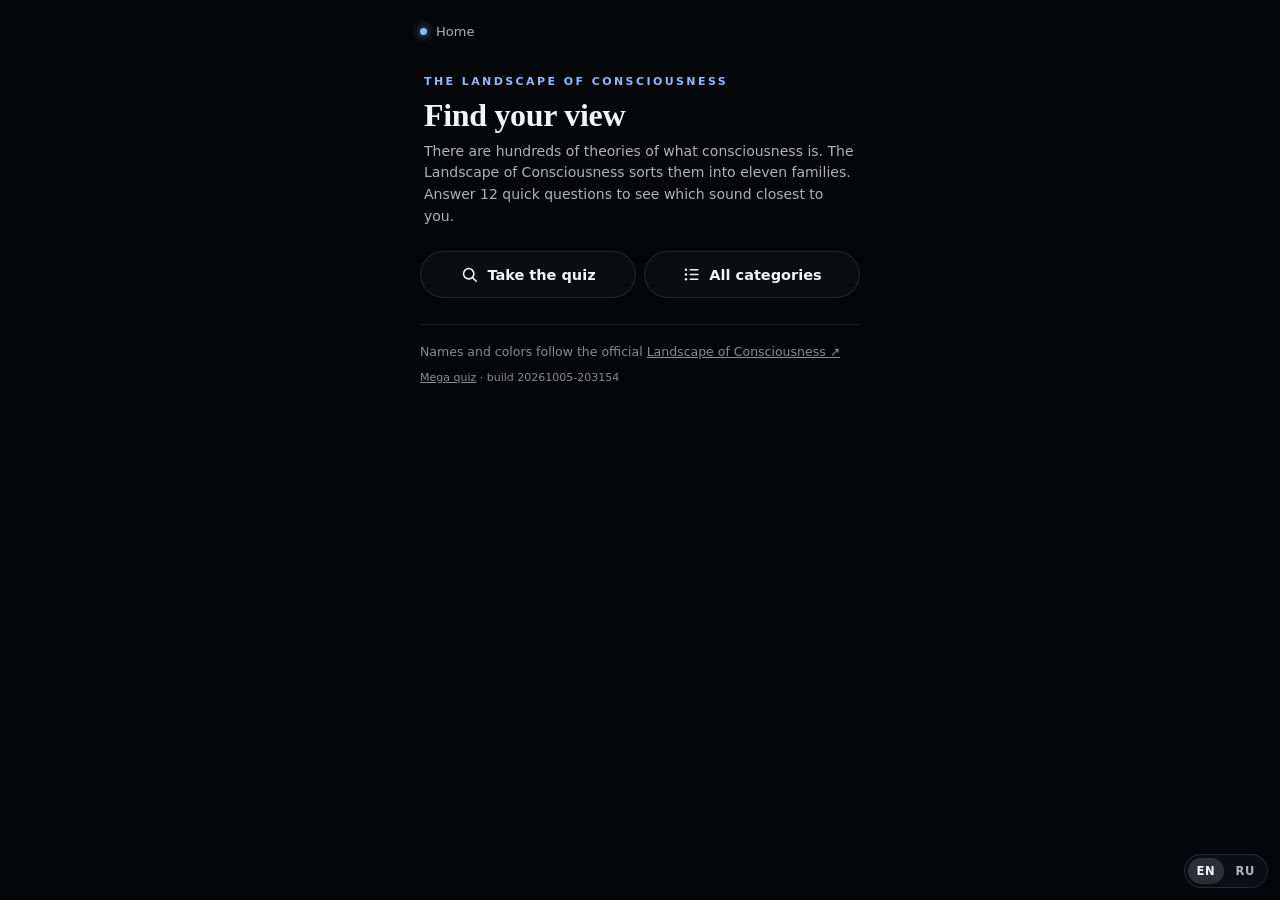
<file: index.html>
<!DOCTYPE html>
<html lang="en">
<head>
<meta charset="utf-8">
<meta name="viewport" content="width=device-width, initial-scale=1, viewport-fit=cover">
<title>Landscape of Consciousness</title>
<meta name="description" content="Eleven families of theories about what consciousness is — find the view that sounds closest. Names and colors follow the official Landscape of Consciousness.">
<meta name="theme-color" content="#04060a">
<!-- link previews (chat apps and social sites don't run the page's JS) -->
<meta property="og:type" content="website">
<meta property="og:site_name" content="Landscape of Consciousness">
<meta property="og:title" content="Find your view">
<meta property="og:description" content="Hundreds of theories of what consciousness is. Which one sounds like you?">
<meta property="og:url" content="https://davidtorosyan.github.io/consciousness-map/">
<meta property="og:image" content="https://davidtorosyan.github.io/consciousness-map/og-image.png">
<meta property="og:image:width" content="1200">
<meta property="og:image:height" content="630">
<meta property="og:image:alt" content="Find your view: theories of consciousness, as colored dots around a center">
<meta name="twitter:card" content="summary_large_image">
<link rel="icon" href="favicon.svg" type="image/svg+xml">
<link rel="apple-touch-icon" href="apple-touch-icon.png">
<style>html,body{background:#04060a;margin:0}</style>
</head>
<body>
<div class="bg" aria-hidden="true"><div class="dots"></div></div>
<main id="app" class="wrap"></main>
<script>
/* Cache-busting loader. GitHub Pages lets browsers cache every file,
   this page included, for 10 minutes. So instead of stamping versions into
   this file, ask version.json (bypassing the cache) which build is live and
   load the assets with ?v=<build>. deploy.sh writes version.json; the
   committed value "dev" means "never cache" (local work, unstamped pushes). */
(function () {
  "use strict";
  var CSS = ["styles.css", "quiz.css"];
  var JS = ["data/categories.js", "data/quiz-data.js", "data/main-quiz.js", "data/quiz-panpsychisms.js", "data/quiz-idealisms.js", "data/quiz-challenge.js", "data/quiz-neutral-monism.js", "data/quiz-non-reductive-physicalism.js", "data/quiz-information.js", "data/quiz-quantum-dimensions.js", "data/quiz-quantum-dimensions-quantum-machinery.js", "data/quiz-quantum-dimensions-mind-and-collapse.js", "data/quiz-quantum-dimensions-hidden-orders.js", "data/quiz-quantum-dimensions-cosmic-consciousness.js", "data/quiz-quantum-dimensions-relational-views.js", "data/quiz-dualisms.js", "data/quiz-anomalous-altered-states.js", "data/quiz-materialism.js", "data/quiz-materialism-homeostatic-affective.js", "data/quiz-materialism-computational-functionalism.js", "data/quiz-materialism-neurobiological.js", "data/quiz-materialism-phylogenetic-evolutionary.js", "data/quiz-materialism-language-relationships.js", "data/quiz-materialism-electromagnetic-field.js", "data/quiz-materialism-philosophical.js", "data/quiz-materialism-relational.js", "data/quiz-materialism-embodied-enactive.js", "data/quiz-materialism-higher-order.js", "data/quiz-materialism-first-order.js", "data/quiz-materialism-eliminative-illusionism.js", "data/quiz-materialism-mind-brain-identity.js", "data/quiz-phenomenology.js", "core.js", "analytics.js", "app.js", "quiz.js", "mega.js", "saved.js", "history.js"];
  /* Language: ?lang= (remembered), else the saved choice, else the
     browser's. Anything but English loads i18n/<lang>.js just before
     core.js: it swaps translated text into the data and supplies the UI
     strings. */
  var LANGS = ["en", "ru"];
  function pickLang() {
    var m = /[?&]lang=([a-z]+)/.exec(location.search), saved = null;
    try {
      if (m && LANGS.indexOf(m[1]) >= 0) localStorage.setItem("cm_lang_v1", m[1]);
      saved = localStorage.getItem("cm_lang_v1");
    } catch (e) { /* storage blocked */ }
    if (m && LANGS.indexOf(m[1]) >= 0) return m[1];
    if (saved && LANGS.indexOf(saved) >= 0) return saved;
    return /^ru\b/i.test(navigator.language || "") ? "ru" : "en";
  }
  var lang = window.CM_LANG = pickLang();
  document.documentElement.lang = lang;
  if (lang !== "en") JS.splice(JS.indexOf("core.js"), 0, "i18n/" + lang + ".js");
  function load(build) {
    window.CM_BUILD = build;
    var q = "?v=" + encodeURIComponent(build === "dev" ? String(Date.now()) : build);
    var pending = CSS.length + JS.length;
    function done() { if (--pending === 0) { CM.start(); window.CM_READY = true; } }
    CSS.forEach(function (href) {
      var el = document.createElement("link");
      el.rel = "stylesheet";
      el.href = href + q;
      el.onload = el.onerror = done;
      document.head.appendChild(el);
    });
    JS.forEach(function (src) {
      var el = document.createElement("script");
      el.src = src + q;
      el.async = false;   // run in list order
      el.onload = done;
      el.onerror = function () { document.getElementById("app").textContent = "Couldn’t load " + src + ". Try reloading."; };
      document.body.appendChild(el);
    });
  }
  fetch("version.json", { cache: "no-store" })
    .then(function (r) { return r.json(); })
    .then(function (j) { load(String(j.v || "dev")); }, function () { load("dev"); });
})();
</script>
</body>
</html>
</file>
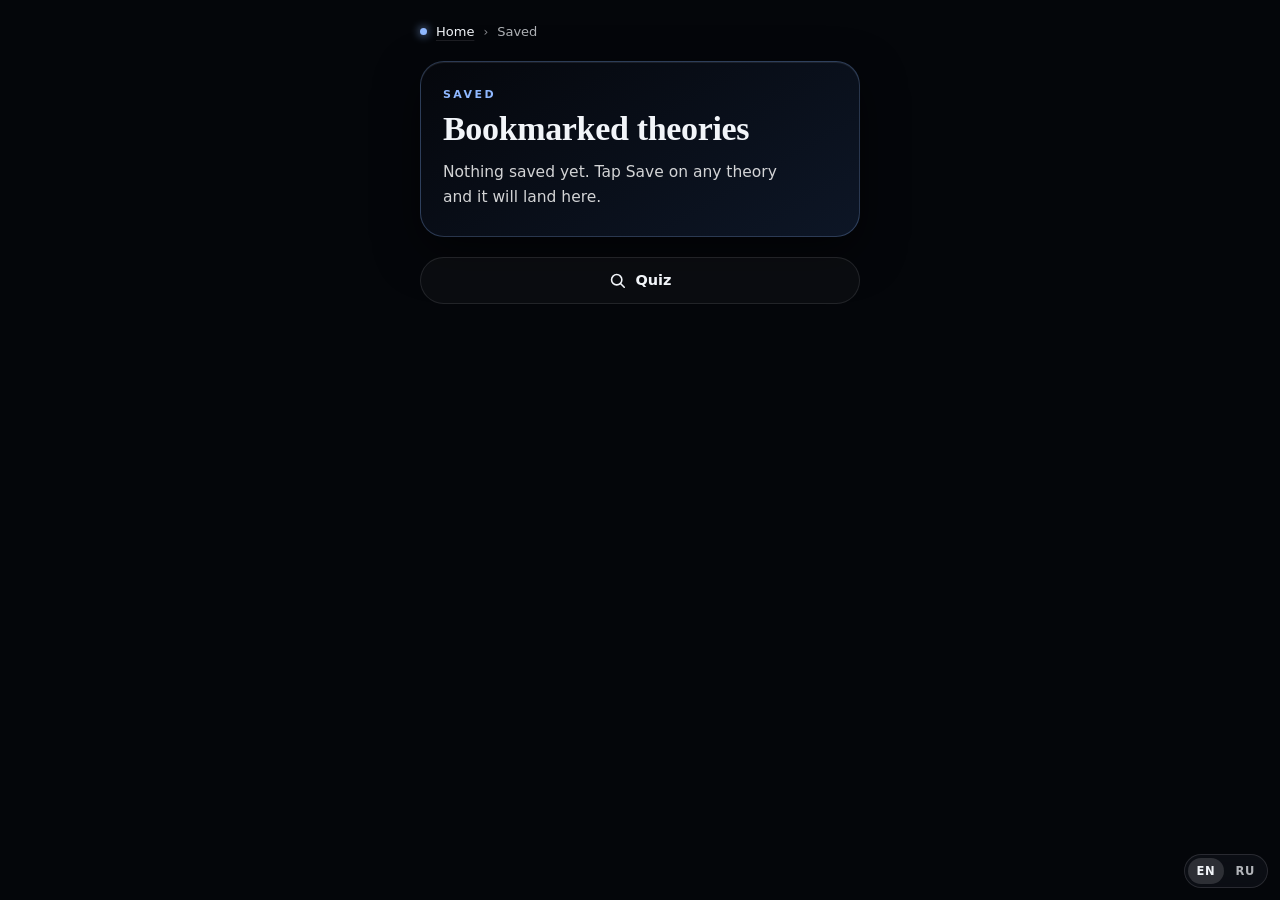
<file: favorites.html>
<!DOCTYPE html>
<html lang="en">
<head>
<meta charset="utf-8">
<meta name="viewport" content="width=device-width, initial-scale=1">
<title>Redirecting…</title>
<meta http-equiv="refresh" content="0;url=./?path=saved">
<script>location.replace("./?path=saved");</script>
</head>
<body><p><a href="./?path=saved">Continue</a></p></body>
</html>
</file>
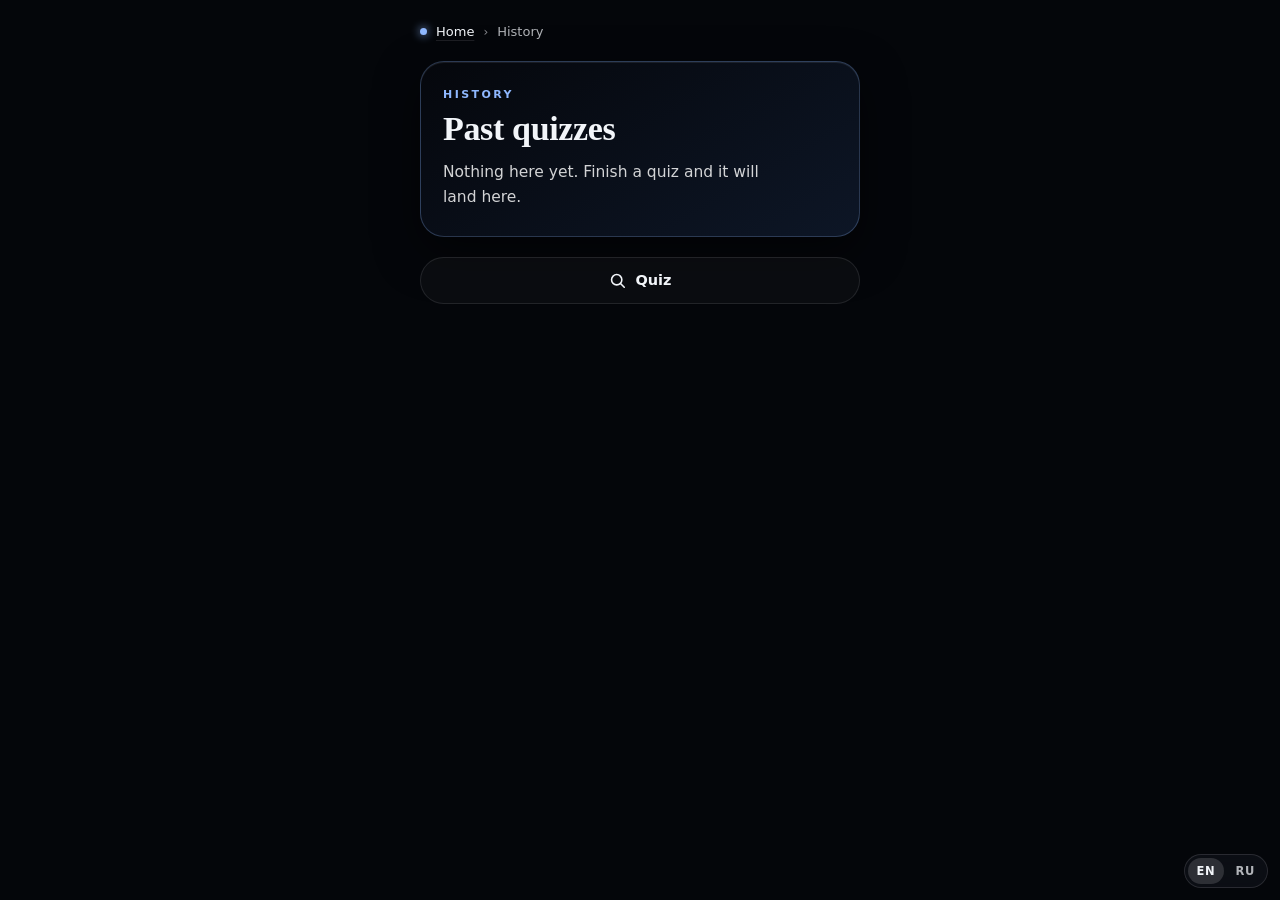
<file: history.html>
<!DOCTYPE html>
<html lang="en">
<head>
<meta charset="utf-8">
<meta name="viewport" content="width=device-width, initial-scale=1">
<title>Redirecting…</title>
<meta http-equiv="refresh" content="0;url=./?path=history">
<script>location.replace("./?path=history");</script>
</head>
<body><p><a href="./?path=history">Continue</a></p></body>
</html>
</file>
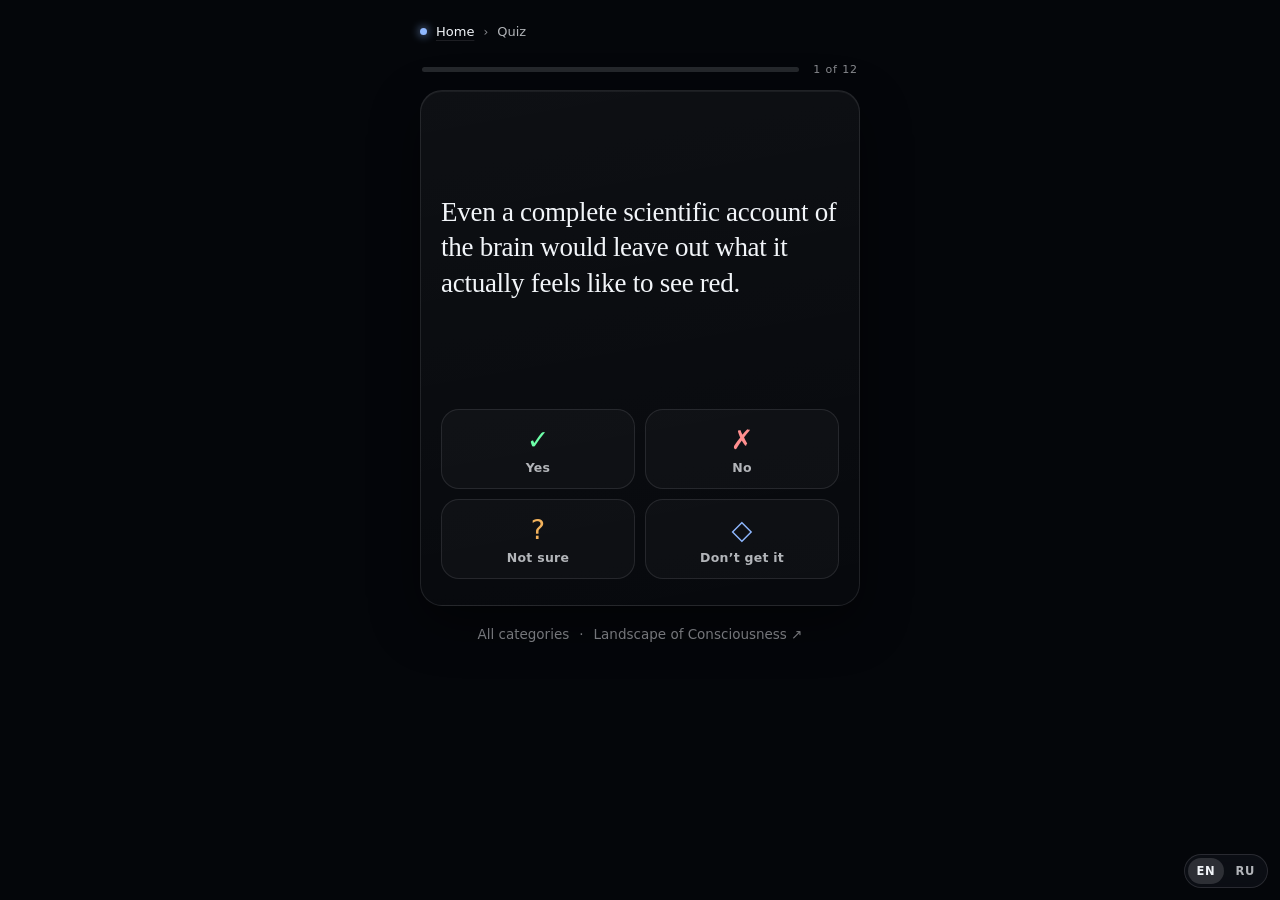
<file: quiz.html>
<!DOCTYPE html>
<html lang="en">
<head>
<meta charset="utf-8">
<meta name="viewport" content="width=device-width, initial-scale=1">
<title>Redirecting…</title>
<script src="data/categories.js"></script>
<script>
/* Old quiz.html URLs (?quiz=, ?r=, ?mode=browse) now live under ?path=. */
(function () {
  var CATS = (window.LOC_CATEGORIES || []).map(function (c) { return c.id; });
  function qp(n) {
    try { return new URLSearchParams(location.search).get(n); } catch (e) { return null; }
  }
  function catpath(key) {
    for (var i = 0; i < CATS.length; i++) {
      if (key === CATS[i]) return CATS[i];
      if (key.indexOf(CATS[i] + "-") === 0) return CATS[i] + "/" + key.slice(CATS[i].length + 1);
    }
    return null;
  }
  var dest = "?path=quiz";
  var r = qp("r"), quiz = qp("quiz"), browse = qp("mode") === "browse";
  if (r) dest = "?path=share/" + r;
  else if (quiz) {
    var cp = catpath(quiz);
    dest = cp ? "?path=" + cp + "/" + (browse ? "browse" : "quiz") : "?path=quiz";
  }
  location.replace("./" + dest);
})();
</script>
</head>
<body><p><a href="./?path=quiz">Continue</a></p></body>
</html>
</file>
